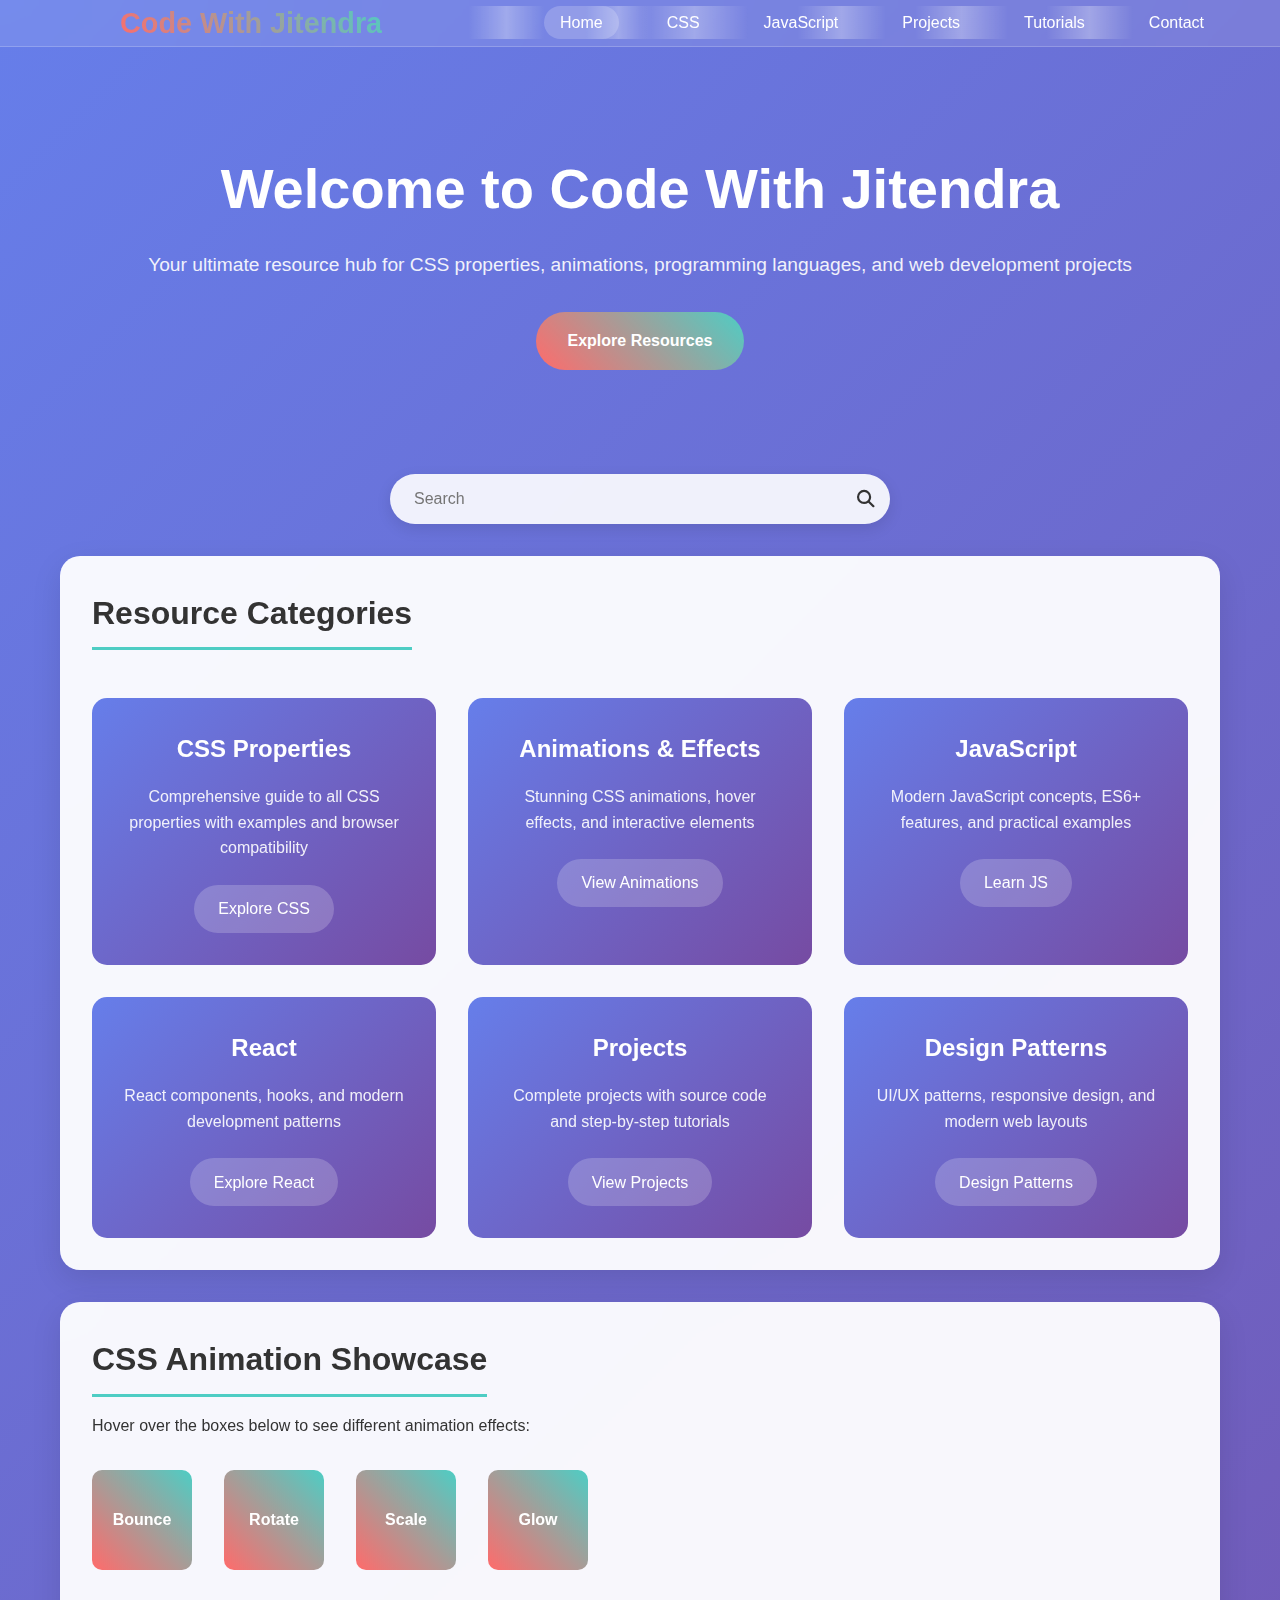
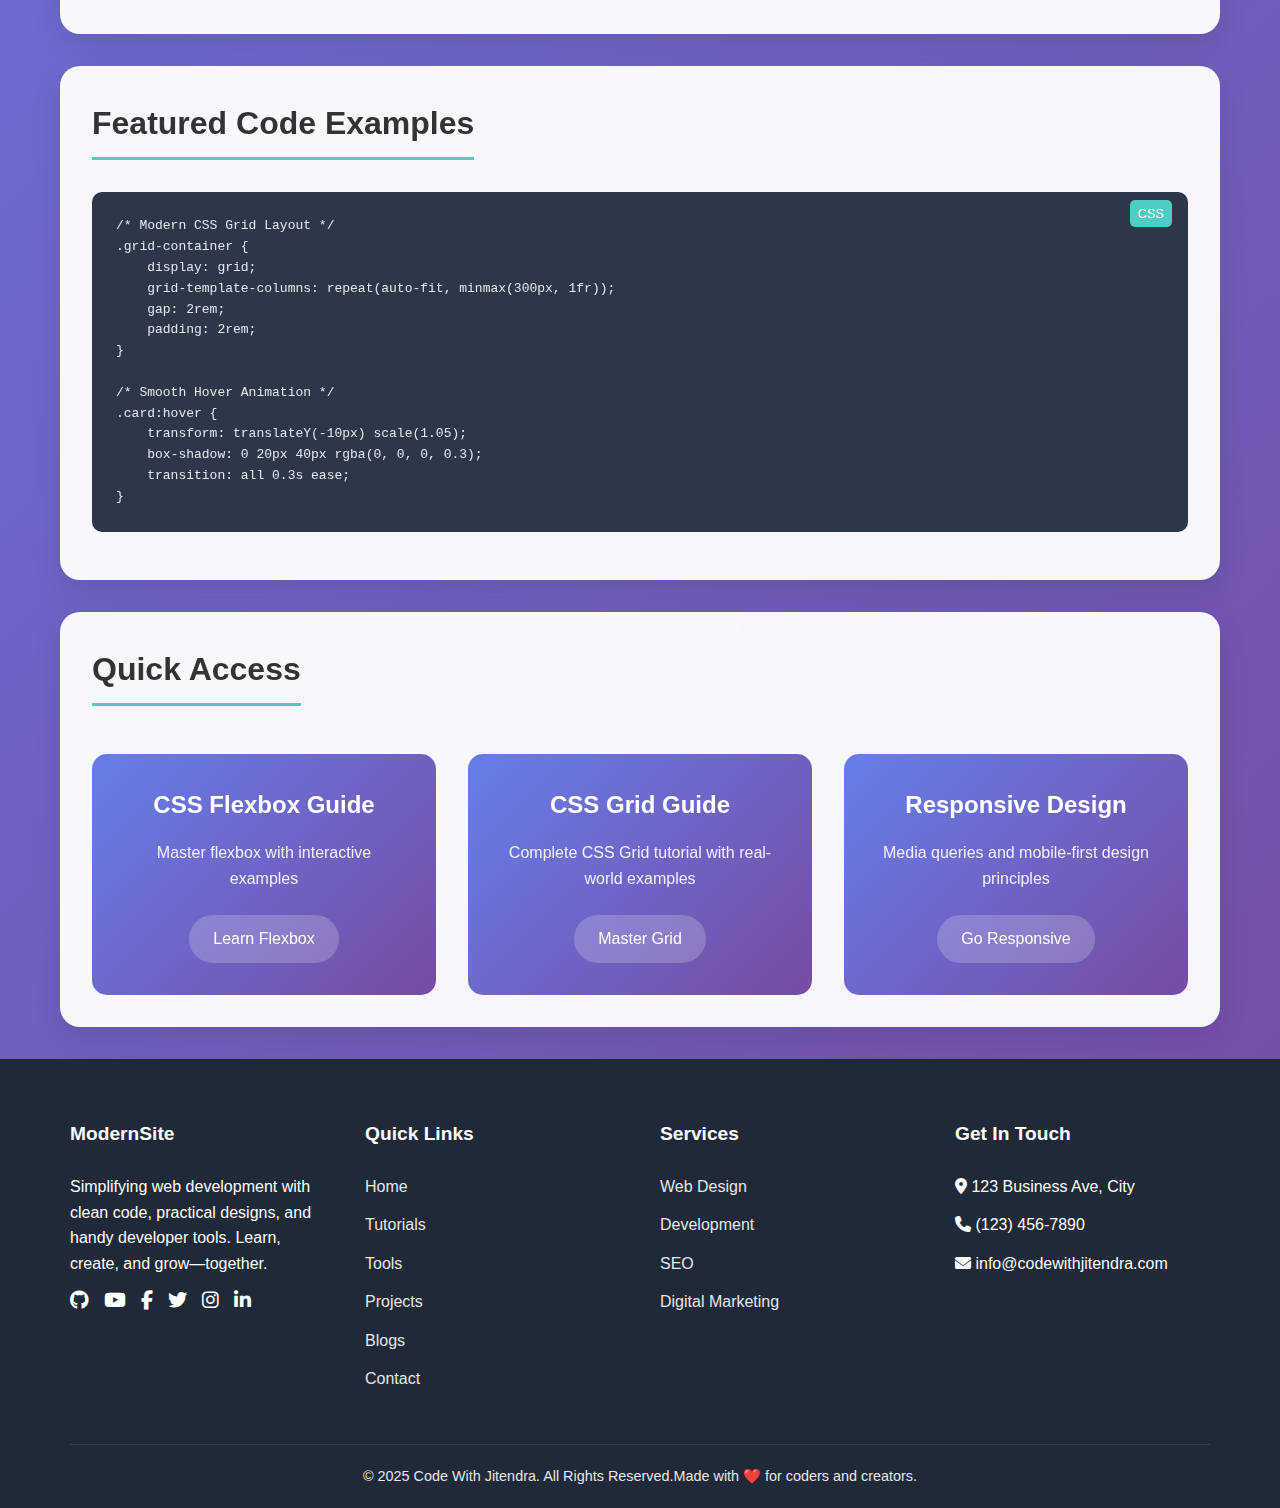
<file: index.html>
<!DOCTYPE html>
<html lang="en">
<head>
    <meta charset="UTF-8">
    <meta name="viewport" content="width=device-width, initial-scale=1.0">
    <title>Code With Jitendra - Programming Resource Hub</title>
    <!-- Font Awesome CDN in <head> -->
    <link rel="stylesheet" href="https://cdnjs.cloudflare.com/ajax/libs/font-awesome/6.4.0/css/all.min.css">
    <link rel="stylesheet" href="style.css">
</head>
<body>
    <header>
        <nav class="container">
            <div class="mobile-menu" id="mobileMenuBtn">
                <span></span>
                <span></span>
                <span></span>
            </div>
            <a href="#" class="logo">Code With Jitendra</a>
            <ul class="nav-links">
                <li><a href="#home" class="nav-link active">Home</a></li>
                <li><a href="#css" class="nav-link">CSS</a></li>
                <li><a href="#javascript" class="nav-link">JavaScript</a></li>
                <li><a href="#projects" class="nav-link">Projects</a></li>
                <li><a href="#tutorials" class="nav-link">Tutorials</a></li>
                <li><a href="#contact" class="nav-link">Contact</a></li>
            </ul>
        </nav>
    </header>

    <!-- Sidebar -->
    <div class="sidebar-overlay" id="sidebarOverlay"></div>
    <aside class="sidebar" id="sidebar">
        <div class="sidebar-header">
            <a href="#" class="sidebar-logo">Code With Jitendra</a>
        </div>
        <nav class="sidebar-nav">
            <div class="sidebar-section">
                <h3 class="sidebar-section-title">Main Navigation</h3>
                <ul class="sidebar-links">
                    <li><a href="#home" class="sidebar-link active">
                        <span class="sidebar-icon">🏠</span>Home
                    </a></li>
                    <li><a href="#resources" class="sidebar-link">
                        <span class="sidebar-icon">📚</span>Resources
                    </a></li>
                    <li><a href="#projects" class="sidebar-link">
                        <span class="sidebar-icon">💼</span>Projects
                    </a></li>
                    <li><a href="#tutorials" class="sidebar-link">
                        <span class="sidebar-icon">🎓</span>Tutorials
                    </a></li>
                </ul>
            </div>
            
            <div class="sidebar-section">
                <h3 class="sidebar-section-title">CSS Resources</h3>
                <ul class="sidebar-links">
                    <li><a href="#css-properties" class="sidebar-link">
                        <span class="sidebar-icon">🎨</span>CSS Properties
                    </a></li>
                    <li><a href="#animations" class="sidebar-link">
                        <span class="sidebar-icon">✨</span>Animations
                    </a></li>
                    <li><a href="#flexbox" class="sidebar-link">
                        <span class="sidebar-icon">📐</span>Flexbox Guide
                    </a></li>
                    <li><a href="#grid" class="sidebar-link">
                        <span class="sidebar-icon">▦</span>CSS Grid
                    </a></li>
                    <li><a href="#responsive" class="sidebar-link">
                        <span class="sidebar-icon">📱</span>Responsive Design
                    </a></li>
                </ul>
            </div>
            
            <div class="sidebar-section">
                <h3 class="sidebar-section-title">JavaScript</h3>
                <ul class="sidebar-links">
                    <li><a href="#js-basics" class="sidebar-link">
                        <span class="sidebar-icon">📝</span>JS Basics
                    </a></li>
                    <li><a href="#es6" class="sidebar-link">
                        <span class="sidebar-icon">🆕</span>ES6+ Features
                    </a></li>
                    <li><a href="#dom" class="sidebar-link">
                        <span class="sidebar-icon">🌐</span>DOM Manipulation
                    </a></li>
                    <li><a href="#async" class="sidebar-link">
                        <span class="sidebar-icon">⚡</span>Async JavaScript
                    </a></li>
                </ul>
            </div>
            
            <div class="sidebar-section">
                <h3 class="sidebar-section-title">Frameworks</h3>
                <ul class="sidebar-links">
                    <li><a href="#react" class="sidebar-link">
                        <span class="sidebar-icon">⚛️</span>React
                    </a></li>
                    <li><a href="#vue" class="sidebar-link">
                        <span class="sidebar-icon">💚</span>Vue.js
                    </a></li>
                    <li><a href="#angular" class="sidebar-link">
                        <span class="sidebar-icon">🅰️</span>Angular
                    </a></li>
                </ul>
            </div>
            
            <div class="sidebar-section">
                <h3 class="sidebar-section-title">Tools & Others</h3>
                <ul class="sidebar-links">
                    <li><a href="#tools" class="sidebar-link">
                        <span class="sidebar-icon">🛠️</span>Dev Tools
                    </a></li>
                    <li><a href="#snippets" class="sidebar-link">
                        <span class="sidebar-icon">📋</span>Code Snippets
                    </a></li>
                    <li><a href="#cheatsheet" class="sidebar-link">
                        <span class="sidebar-icon">📄</span>Cheat Sheets
                    </a></li>
                    <li><a href="#contact" class="sidebar-link">
                        <span class="sidebar-icon">📞</span>Contact
                    </a></li>
                </ul>
            </div>
        </nav>
    </aside>

    <main>
        <section class="hero container" id="home">
            <h1>Welcome to Code With Jitendra</h1>
            <p>Your ultimate resource hub for CSS properties, animations, programming languages, and web development projects</p>
            <a href="#resources" class="cta-button">Explore Resources</a>
        </section>

        <div class="container">
            <!-- Search Container -->
            <div class="search-container">
              <div class="search-wrapper">
                <input type="text" class="search-bar" placeholder="Search web tools, code snippets..." id="searchInput">
                <button class="search-icon" onclick="performSearch()">
                  <i class="fas fa-search"></i>
                </button>
             </div>
            </div>


            <section class="content-section" id="resources">
                <h2 class="section-title">Resource Categories</h2>
                <div class="resource-grid">
                    <div class="resource-card">
                        <h3>CSS Properties</h3>
                        <p>Comprehensive guide to all CSS properties with examples and browser compatibility</p>
                        <a href="#css-properties" class="resource-btn">Explore CSS</a>
                    </div>
                    <div class="resource-card">
                        <h3>Animations & Effects</h3>
                        <p>Stunning CSS animations, hover effects, and interactive elements</p>
                        <a href="#animations" class="resource-btn">View Animations</a>
                    </div>
                    <div class="resource-card">
                        <h3>JavaScript</h3>
                        <p>Modern JavaScript concepts, ES6+ features, and practical examples</p>
                        <a href="#javascript-section" class="resource-btn">Learn JS</a>
                    </div>
                    <div class="resource-card">
                        <h3>React</h3>
                        <p>React components, hooks, and modern development patterns</p>
                        <a href="#react-section" class="resource-btn">Explore React</a>
                    </div>
                    <div class="resource-card">
                        <h3>Projects</h3>
                        <p>Complete projects with source code and step-by-step tutorials</p>
                        <a href="#projects-section" class="resource-btn">View Projects</a>
                    </div>
                    <div class="resource-card">
                        <h3>Design Patterns</h3>
                        <p>UI/UX patterns, responsive design, and modern web layouts</p>
                        <a href="#design-section" class="resource-btn">Design Patterns</a>
                    </div>
                </div>
            </section>

            <section class="content-section" id="css-showcase">
                <h2 class="section-title">CSS Animation Showcase</h2>
                <p>Hover over the boxes below to see different animation effects:</p>
                <div class="animation-demo">
                    <div class="demo-box">Bounce</div>
                    <div class="demo-box rotate-demo">Rotate</div>
                    <div class="demo-box scale-demo">Scale</div>
                    <div class="demo-box glow-demo">Glow</div>
                </div>
            </section>

            <section class="content-section" id="code-examples">
                <h2 class="section-title">Featured Code Examples</h2>
                <div class="code-example">
                    <pre><code>/* Modern CSS Grid Layout */
.grid-container {
    display: grid;
    grid-template-columns: repeat(auto-fit, minmax(300px, 1fr));
    gap: 2rem;
    padding: 2rem;
}

/* Smooth Hover Animation */
.card:hover {
    transform: translateY(-10px) scale(1.05);
    box-shadow: 0 20px 40px rgba(0, 0, 0, 0.3);
    transition: all 0.3s ease;
}</code></pre>
                </div>
            </section>

            <section class="content-section" id="quick-links">
                <h2 class="section-title">Quick Access</h2>
                <div class="resource-grid">
                    <div class="resource-card">
                        <h3>CSS Flexbox Guide</h3>
                        <p>Master flexbox with interactive examples</p>
                        <a href="#flexbox" class="resource-btn">Learn Flexbox</a>
                    </div>
                    <div class="resource-card">
                        <h3>CSS Grid Guide</h3>
                        <p>Complete CSS Grid tutorial with real-world examples</p>
                        <a href="#grid" class="resource-btn">Master Grid</a>
                    </div>
                    <div class="resource-card">
                        <h3>Responsive Design</h3>
                        <p>Media queries and mobile-first design principles</p>
                        <a href="#responsive" class="resource-btn">Go Responsive</a>
                    </div>
                </div>
            </section>
        </div>
    </main>

    <!-- Footer Section -->
  <footer>
    <div class="footer-container">
      <div class="footer-content">
        <div class="footer-column">
          <h3>ModernSite</h3>
          <p>Simplifying web development with clean code, practical designs, and handy developer tools. Learn, create, and grow—together.</p>
          <div class="social-links">
            <a href="#"><i class="fab fa-github"></i></a>
            <a href="#"><i class="fab fa-youtube"></i></a>
            <a href="#"><i class="fab fa-facebook-f"></i></a>
            <a href="#"><i class="fab fa-twitter"></i></a>
            <a href="#"><i class="fab fa-instagram"></i></a>
            <a href="#"><i class="fab fa-linkedin-in"></i></a>
          </div>
        </div>
        <div class="footer-column">
          <h3>Quick Links</h3>
          <ul class="footer-links">
            <li><a href="#">Home</a></li>
            <li><a href="#">Tutorials</a></li>
            <li><a href="#">Tools</a></li>
            <li><a href="/projects.html">Projects</a></li>
            <li><a href="#">Blogs</a></li>
            <li><a href="#">Contact</a></li>
          </ul>
        </div>
        <div class="footer-column">
          <h3>Services</h3>
          <ul class="footer-links">
            <li><a href="#">Web Design</a></li>
            <li><a href="#">Development</a></li>
            <li><a href="#">SEO</a></li>
            <li><a href="#">Digital Marketing</a></li>
          </ul>
        </div>
        <div class="footer-column">
          <h3>Get In Touch</h3>
          <ul class="footer-links">
            <li><i class="fas fa-map-marker-alt"></i> 123 Business Ave, City</li>
            <li><i class="fas fa-phone"></i> (123) 456-7890</li>
            <li><i class="fas fa-envelope"></i> info@codewithjitendra.com</li>
          </ul>
        </div>
      </div>
      <div class="copyright">
        <p>&copy; 2025 Code With Jitendra. All Rights Reserved.Made with ❤️ for coders and creators.</p>
      </div>
    </div>
  </footer>
    
    <script src="script.js"></script>
</body>
</html>
</file>
<file: style.css>
* {
            margin: 0;
            padding: 0;
            box-sizing: border-box;
        }

        /* Root Variables */
    :root {
      --primary-color: #2563eb;
      --secondary-color: #1e40af;
      --accent-color: #3b82f6;
      --text-color: #1f2937;
      --light-text: #6b7280;
      --bg-color: #f9fafb;
      --white: #ffffff;
      --gray: #e5e7eb;
      --dark-gray: #9ca3af;
    }


        body {
            font-family: 'Segoe UI', Tahoma, Geneva, Verdana, sans-serif;
            line-height: 1.6;
            color: #333;
            background: linear-gradient(135deg, #667eea 0%, #764ba2 100%);
            min-height: 100vh;
        }

        .container {
            max-width: 1200px;
            margin: 0 auto;
            padding: 0 20px;
        }

        /* Header */
        header {
            background: rgba(255, 255, 255, 0.1);
            backdrop-filter: blur(10px);
            border-bottom: 1px solid rgba(255, 255, 255, 0.2);
            position: fixed;
            width: 100%;
            top: 0;
            z-index: 1000;
            transition: all 0.3s ease;
        }

        nav {
            display: flex;
            justify-content: space-between;
            align-items: center;
            padding: 1rem 0;
            position: relative;
        }

        .logo {
            font-size: 1.8rem;
            font-weight: bold;
            color: white;
            text-decoration: none;
            background: linear-gradient(45deg, #ff6b6b, #4ecdc4);
            -webkit-background-clip: text;
            -webkit-text-fill-color: transparent;
            background-clip: text;
            margin-left: 60px;
        }

        .nav-links {
            display: flex;
            list-style: none;
            gap: 2rem;
        }

        .nav-links a {
            color: white;
            text-decoration: none;
            padding: 0.5rem 1rem;
            border-radius: 25px;
            transition: all 0.3s ease;
            position: relative;
            overflow: hidden;
        }

        .nav-links a:hover {
            background: rgba(255, 255, 255, 0.2);
            transform: translateY(-2px);
        }

        .nav-links a::before {
            content: '';
            position: absolute;
            top: 0;
            left: -100%;
            width: 100%;
            height: 100%;
            background: linear-gradient(90deg, transparent, rgba(255, 255, 255, 0.3), transparent);
            transition: left 0.5s;
        }

        .nav-links a:hover::before {
            left: 100%;
        }

        /* Mobile Menu */
        .mobile-menu {
            display: none;
            flex-direction: column;
            cursor: pointer;
            position: absolute;
            left: 20px;
            top: 50%;
            transform: translateY(-50%);
            z-index: 1001;
        }

        .mobile-menu span {
            width: 25px;
            height: 3px;
            background: white;
            margin: 3px 0;
            transition: all 0.3s ease;
            border-radius: 2px;
        }

        .mobile-menu.active span:nth-child(1) {
            transform: rotate(-45deg) translate(-5px, 6px);
        }

        .mobile-menu.active span:nth-child(2) {
            opacity: 0;
        }

        .mobile-menu.active span:nth-child(3) {
            transform: rotate(45deg) translate(-5px, -6px);
        }

        /* Sidebar */
        .sidebar {
            position: fixed;
            top: 0;
            left: -300px;
            width: 300px;
            height: 100vh;
            background: linear-gradient(180deg, rgba(102, 126, 234, 0.95) 0%, rgba(118, 75, 162, 0.95) 100%);
            backdrop-filter: blur(20px);
            border-right: 1px solid rgba(255, 255, 255, 0.2);
            transition: left 0.3s ease;
            z-index: 1000;
            overflow-y: auto;
        }

        .sidebar.active {
            left: 0;
        }

        .sidebar-header {
            padding: 2rem 1.5rem 1rem;
            border-bottom: 1px solid rgba(255, 255, 255, 0.2);
        }

        .sidebar-logo {
            font-size: 1.5rem;
            font-weight: bold;
            color: white;
            text-decoration: none;
            background: linear-gradient(45deg, #ff6b6b, #4ecdc4);
            -webkit-background-clip: text;
            -webkit-text-fill-color: transparent;
            background-clip: text;
        }

        .sidebar-nav {
            padding: 2rem 0;
        }

        .sidebar-section {
            margin-bottom: 2rem;
        }

        .sidebar-section-title {
            color: rgba(255, 255, 255, 0.8);
            font-size: 0.9rem;
            font-weight: 600;
            text-transform: uppercase;
            letter-spacing: 1px;
            padding: 0 1.5rem;
            margin-bottom: 1rem;
        }

        .sidebar-links {
            list-style: none;
        }

        .sidebar-links li {
            margin-bottom: 0.5rem;
        }

        .sidebar-links a {
            display: flex;
            align-items: center;
            color: white;
            text-decoration: none;
            padding: 1rem 1.5rem;
            transition: all 0.3s ease;
            position: relative;
            overflow: hidden;
        }

        .sidebar-links a:hover {
            background: rgba(255, 255, 255, 0.1);
            padding-left: 2rem;
        }

        .sidebar-links a.active {
            background: rgba(255, 255, 255, 0.2);
            border-right: 3px solid #4ecdc4;
        }

        .sidebar-links a::before {
            content: '';
            position: absolute;
            left: 0;
            top: 0;
            width: 3px;
            height: 100%;
            background: #4ecdc4;
            transform: scaleY(0);
            transition: transform 0.3s ease;
        }

        .sidebar-links a:hover::before {
            transform: scaleY(1);
        }

        .sidebar-icon {
            margin-right: 1rem;
            font-size: 1.2rem;
            width: 20px;
            text-align: center;
        }

        /* Sidebar Overlay */
        .sidebar-overlay {
            position: fixed;
            top: 0;
            left: 0;
            width: 100%;
            height: 100%;
            background: rgba(0, 0, 0, 0.5);
            opacity: 0;
            visibility: hidden;
            transition: all 0.3s ease;
            z-index: 999;
        }

        .sidebar-overlay.active {
            opacity: 1;
            visibility: visible;
        }

        /* Horizontal Navigation Bar */
        .horizontal-nav {
            background: rgba(255, 255, 255, 0.95);
            backdrop-filter: blur(15px);
            border-bottom: 1px solid rgba(0, 0, 0, 0.1);
            position: sticky;
            top: 80px;
            z-index: 999;
            box-shadow: 0 2px 20px rgba(0, 0, 0, 0.1);
        }

        .horizontal-nav-container {
            max-width: 1200px;
            margin: 0 auto;
            padding: 0 20px;
        }

        .horizontal-nav-wrapper {
            display: flex;
            align-items: center;
            position: relative;
        }

        .horizontal-nav-list {
            display: flex;
            list-style: none;
            overflow-x: auto;
            scroll-behavior: smooth;
            gap: 0.5rem;
            padding: 1rem 0;
            flex: 1;
            scrollbar-width: none;
            -ms-overflow-style: none;
        }

        .horizontal-nav-list::-webkit-scrollbar {
            display: none;
        }

        .horizontal-nav-item {
            flex: 0 0 auto;
        }

        .horizontal-nav-link {
            display: flex;
            align-items: center;
            padding: 0.8rem 1.5rem;
            text-decoration: none;
            color: #555;
            font-weight: 500;
            border-radius: 25px;
            transition: all 0.3s ease;
            white-space: nowrap;
            position: relative;
            overflow: hidden;
            background: rgba(255, 255, 255, 0.7);
            border: 1px solid rgba(0, 0, 0, 0.1);
        }

        .horizontal-nav-link:hover {
            background: linear-gradient(45deg, #667eea, #764ba2);
            color: white;
            transform: translateY(-2px);
            box-shadow: 0 5px 15px rgba(0, 0, 0, 0.2);
        }

        .horizontal-nav-link.active {
            background: linear-gradient(45deg, #ff6b6b, #4ecdc4);
            color: white;
            box-shadow: 0 5px 15px rgba(0, 0, 0, 0.2);
        }

        .horizontal-nav-icon {
            margin-right: 0.5rem;
            font-size: 1.1rem;
        }

        /* Navigation scroll buttons */
        .nav-scroll-btn {
            position: absolute;
            top: 50%;
            transform: translateY(-50%);
            background: rgba(255, 255, 255, 0.9);
            border: 1px solid rgba(0, 0, 0, 0.1);
            border-radius: 50%;
            width: 40px;
            height: 40px;
            display: flex;
            align-items: center;
            justify-content: center;
            cursor: pointer;
            transition: all 0.3s ease;
            z-index: 1000;
            box-shadow: 0 2px 10px rgba(0, 0, 0, 0.1);
        }

        .nav-scroll-btn:hover {
            background: linear-gradient(45deg, #667eea, #764ba2);
            color: white;
        }

        .nav-scroll-left {
            left: 10px;
        }

        .nav-scroll-right {
            right: 10px;
        }

        /* Main Content */
        main {
            margin-top: 80px;
            padding: 0;
        }

        /* Page Content */
        .page-content {
            display: none;
            padding: 2rem 0;
        }

        .page-content.active {
            display: block;
            animation: fadeInUp 0.5s ease-out;
        }

        .page-header {
            text-align: center;
            padding: 3rem 0 2rem;
            background: linear-gradient(135deg, rgba(102, 126, 234, 0.1) 0%, rgba(118, 75, 162, 0.1) 100%);
            margin-bottom: 2rem;
        }

        .page-title {
            font-size: 2.5rem;
            color: #333;
            margin-bottom: 1rem;
            background: linear-gradient(45deg, #667eea, #764ba2);
            -webkit-background-clip: text;
            -webkit-text-fill-color: transparent;
            background-clip: text;
        }

        .page-subtitle {
            font-size: 1.2rem;
            color: #666;
            max-width: 600px;
            margin: 0 auto;
        }

        .hero {
            text-align: center;
            padding: 4rem 0;
            color: white;
        }

        .hero h1 {
            font-size: 3.5rem;
            margin-bottom: 1rem;
            animation: fadeInUp 1s ease-out;
        }

        .hero p {
            font-size: 1.2rem;
            margin-bottom: 2rem;
            opacity: 0.9;
            animation: fadeInUp 1s ease-out 0.2s both;
        }

        .cta-button {
            display: inline-block;
            padding: 1rem 2rem;
            background: linear-gradient(45deg, #ff6b6b, #4ecdc4);
            color: white;
            text-decoration: none;
            border-radius: 50px;
            font-weight: bold;
            transition: all 0.3s ease;
            animation: fadeInUp 1s ease-out 0.4s both;
            position: relative;
            overflow: hidden;
        }

        .cta-button:hover {
            transform: translateY(-3px);
            box-shadow: 0 10px 30px rgba(0, 0, 0, 0.3);
        }

        .cta-button::before {
            content: '';
            position: absolute;
            top: 0;
            left: -100%;
            width: 100%;
            height: 100%;
            background: linear-gradient(90deg, transparent, rgba(255, 255, 255, 0.3), transparent);
            transition: left 0.5s;
        }

        .cta-button:hover::before {
            left: 100%;
        }

        /* Content Sections */
        .content-section {
            background: rgba(255, 255, 255, 0.95);
            margin: 2rem 0;
            border-radius: 20px;
            padding: 2rem;
            box-shadow: 0 10px 30px rgba(0, 0, 0, 0.1);
            backdrop-filter: blur(10px);
            transition: all 0.3s ease;
        }

        .content-section:hover {
            transform: translateY(-5px);
            box-shadow: 0 20px 40px rgba(0, 0, 0, 0.15);
        }

        .section-title {
            font-size: 2rem;
            margin-bottom: 1rem;
            color: #333;
            border-bottom: 3px solid #4ecdc4;
            padding-bottom: 0.5rem;
            display: inline-block;
        }

        /* Resource Grid */
        .resource-grid {
            display: grid;
            grid-template-columns: repeat(auto-fit, minmax(300px, 1fr));
            gap: 2rem;
            margin-top: 2rem;
        }

        .resource-card {
            background: linear-gradient(135deg, #667eea 0%, #764ba2 100%);
            color: white;
            padding: 2rem;
            border-radius: 15px;
            text-align: center;
            transition: all 0.3s ease;
            position: relative;
            overflow: hidden;
        }

        .resource-card::before {
            content: '';
            position: absolute;
            top: -50%;
            left: -50%;
            width: 200%;
            height: 200%;
            background: radial-gradient(circle, rgba(255, 255, 255, 0.1) 0%, transparent 70%);
            opacity: 0;
            transition: opacity 0.3s ease;
        }

        .resource-card:hover::before {
            opacity: 1;
        }

        .resource-card:hover {
            transform: translateY(-10px) scale(1.05);
            box-shadow: 0 20px 40px rgba(0, 0, 0, 0.3);
        }

        .resource-card h3 {
            font-size: 1.5rem;
            margin-bottom: 1rem;
        }

        .resource-card p {
            opacity: 0.9;
            margin-bottom: 1.5rem;
        }

        .resource-btn {
            background: rgba(255, 255, 255, 0.2);
            color: white;
            padding: 0.7rem 1.5rem;
            border: none;
            border-radius: 25px;
            cursor: pointer;
            transition: all 0.3s ease;
            text-decoration: none;
            display: inline-block;
        }

        .resource-btn:hover {
            background: rgba(255, 255, 255, 0.3);
            transform: translateY(-2px);
        }

        /* Code Examples */
        .code-example {
            background: #2d3748;
            color: #e2e8f0;
            padding: 1.5rem;
            border-radius: 10px;
            margin: 1rem 0;
            overflow-x: auto;
            position: relative;
        }

        .code-example::before {
            content: 'CSS';
            position: absolute;
            top: 0.5rem;
            right: 1rem;
            background: #4ecdc4;
            color: white;
            padding: 0.2rem 0.5rem;
            border-radius: 5px;
            font-size: 0.8rem;
        }

        /* Animation Examples */
        .animation-demo {
            display: flex;
            gap: 2rem;
            align-items: center;
            flex-wrap: wrap;
            margin: 2rem 0;
        }

        .demo-box {
            width: 100px;
            height: 100px;
            background: linear-gradient(45deg, #ff6b6b, #4ecdc4);
            border-radius: 10px;
            display: flex;
            align-items: center;
            justify-content: center;
            color: white;
            font-weight: bold;
            cursor: pointer;
            transition: all 0.3s ease;
        }

        .demo-box:hover {
            animation: bounce 0.6s ease-in-out;
        }

        .rotate-demo:hover {
            animation: rotate 1s linear infinite;
        }

        .scale-demo:hover {
            animation: scale 0.5s ease-in-out;
        }

        .glow-demo:hover {
            animation: glow 1s ease-in-out infinite alternate;
        }

        /* Search Bar */
        .search-container {
  margin: 2rem 0;
  text-align: center;
}

.search-wrapper {
  position: relative;
  display: inline-block;
  width: 100%;
  max-width: 500px;
}

.search-bar {
  width: 100%;
  padding: 1rem 3rem 1rem 1.5rem; /* extra right padding for the icon */
  border: none;
  border-radius: 50px;
  background: rgba(255, 255, 255, 0.9);
  backdrop-filter: blur(10px);
  font-size: 1rem;
  outline: none;
  transition: all 0.3s ease;
  box-shadow: 0 5px 15px rgba(0, 0, 0, 0.1);
}

.search-bar:focus {
  transform: translateY(-2px);
  box-shadow: 0 10px 25px rgba(0, 0, 0, 0.15);
}

.search-icon {
  position: absolute;
  right: 15px;
  top: 50%;
  transform: translateY(-50%);
  background: none;
  border: none;
  font-size: 1.1rem;
  color: #333;
  cursor: pointer;
  padding: 0;
  margin: 0;
  transition: color 0.3s ease;
}

.search-icon:hover {
  color: #007BFF;
}
        /* Animations */
        @keyframes fadeInUp {
            from {
                opacity: 0;
                transform: translateY(30px);
            }
            to {
                opacity: 1;
                transform: translateY(0);
            }
        }

        @keyframes bounce {
            0%, 20%, 60%, 100% { transform: translateY(0); }
            40% { transform: translateY(-20px); }
            80% { transform: translateY(-10px); }
        }

        @keyframes rotate {
            from { transform: rotate(0deg); }
            to { transform: rotate(360deg); }
        }

        @keyframes scale {
            0%, 100% { transform: scale(1); }
            50% { transform: scale(1.2); }
        }

        @keyframes glow {
            from { box-shadow: 0 0 20px rgba(78, 205, 196, 0.5); }
            to { box-shadow: 0 0 40px rgba(78, 205, 196, 0.8); }
        }

        /* Responsive Design */
        @media (max-width: 768px) {
            .nav-links {
                display: none;
            }

            .mobile-menu {
                display: flex;
            }

            .logo {
                margin-left: 60px;
            }

            .hero h1 {
                font-size: 2.5rem;
            }

            .resource-grid {
                grid-template-columns: 1fr;
            }

            .animation-demo {
                justify-content: center;
            }

            /* Horizontal nav mobile adjustments */
            .horizontal-nav-link {
                padding: 0.6rem 1rem;
                font-size: 0.9rem;
            }

            .horizontal-nav-icon {
                margin-right: 0.3rem;
                font-size: 1rem;
            }

            .nav-scroll-btn {
                width: 35px;
                height: 35px;
            }

            .page-title {
                font-size: 2rem;
            }

            .page-subtitle {
                font-size: 1rem;
                padding: 0 1rem;
            }
        }

        @media (min-width: 769px) {
            .sidebar {
                display: none;
            }

            .nav-scroll-btn {
                display: none;
            }
        }

        @media (max-width: 480px) {
            .horizontal-nav-link {
                padding: 0.5rem 0.8rem;
                font-size: 0.8rem;
            }

            .page-title {
                font-size: 1.8rem;
            }
        }

        /* Active states */
        .active {
            background: rgba(255, 255, 255, 0.2);
        }

        /* Scrollbar Styling */
        ::-webkit-scrollbar {
            width: 10px;
        }

        ::-webkit-scrollbar-track {
            background: rgba(255, 255, 255, 0.1);
        }

        ::-webkit-scrollbar-thumb {
            background: linear-gradient(45deg, #ff6b6b, #4ecdc4);
            border-radius: 5px;
        }

        ::-webkit-scrollbar-thumb:hover {
            background: linear-gradient(45deg, #ff5252, #26a69a);
        }


/* ===========================
   🌐 Base Footer Styles
   =========================== */

.footer-container {
    max-width: 1200px;
    width: 100%;
    margin: 0 auto;
    padding: 0 30px;
}

footer {
    background-color: var(--text-color);
    color: var(--white);
    padding: 60px 0 20px;
    width: 100%;
}

.footer-content {
    display: grid;
    grid-template-columns: repeat(auto-fit, minmax(200px, 1fr));
    gap: 40px;
    margin-bottom: 40px;
}

.footer-column h3 {
    color: var(--white);
    margin-bottom: 1.5rem;
    font-size: 1.2rem;
}

.footer-links {
    list-style: none;
    padding: 0;
    margin: 0;
}

.footer-links li {
    margin-bottom: 0.8rem;
}

.footer-links a {
    color: var(--gray);
    text-decoration: none;
    transition: color 0.3s ease;
}

.footer-links a:hover {
    color: var(--white);
}

.social-links {
    display: flex;
    gap: 15px;
    margin-top: 10px;
}

.social-links a {
    color: var(--white);
    font-size: 1.2rem;
    transition: color 0.3s ease;
}

.social-links a:hover {
    color: var(--accent-color);
}

.copyright {
    text-align: center;
    padding-top: 20px;
    border-top: 1px solid rgba(255, 255, 255, 0.1);
    color: var(--gray);
    font-size: 0.9rem;
}

/* ===========================
   🟡 Tablet (769px–1024px)
   =========================== */
@media (max-width: 1024px) {
    .footer-content {
        gap: 30px;
    }

    .footer-column h3 {
        font-size: 1.1rem;
    }

    .footer-container {
        padding: 0 25px;
    }

    .social-links {
        gap: 12px;
    }
}

/* ===========================
   🔴 Mobile (≤ 768px)
   =========================== */
@media (max-width: 768px) {
    .footer-content {
        grid-template-columns: 1fr; /* Stack all columns vertically */
        gap: 20px;
    }

    .footer-column h3 {
        font-size: 1rem;
    }

    .footer-links li {
        margin-bottom: 0.5rem;
    }

    .footer-container {
        padding: 0 15px;
    }

    .social-links {
        justify-content: center;
        gap: 10px;
    }

    .copyright {
        font-size: 0.8rem;
        padding-top: 15px;
    }
}
</file>
